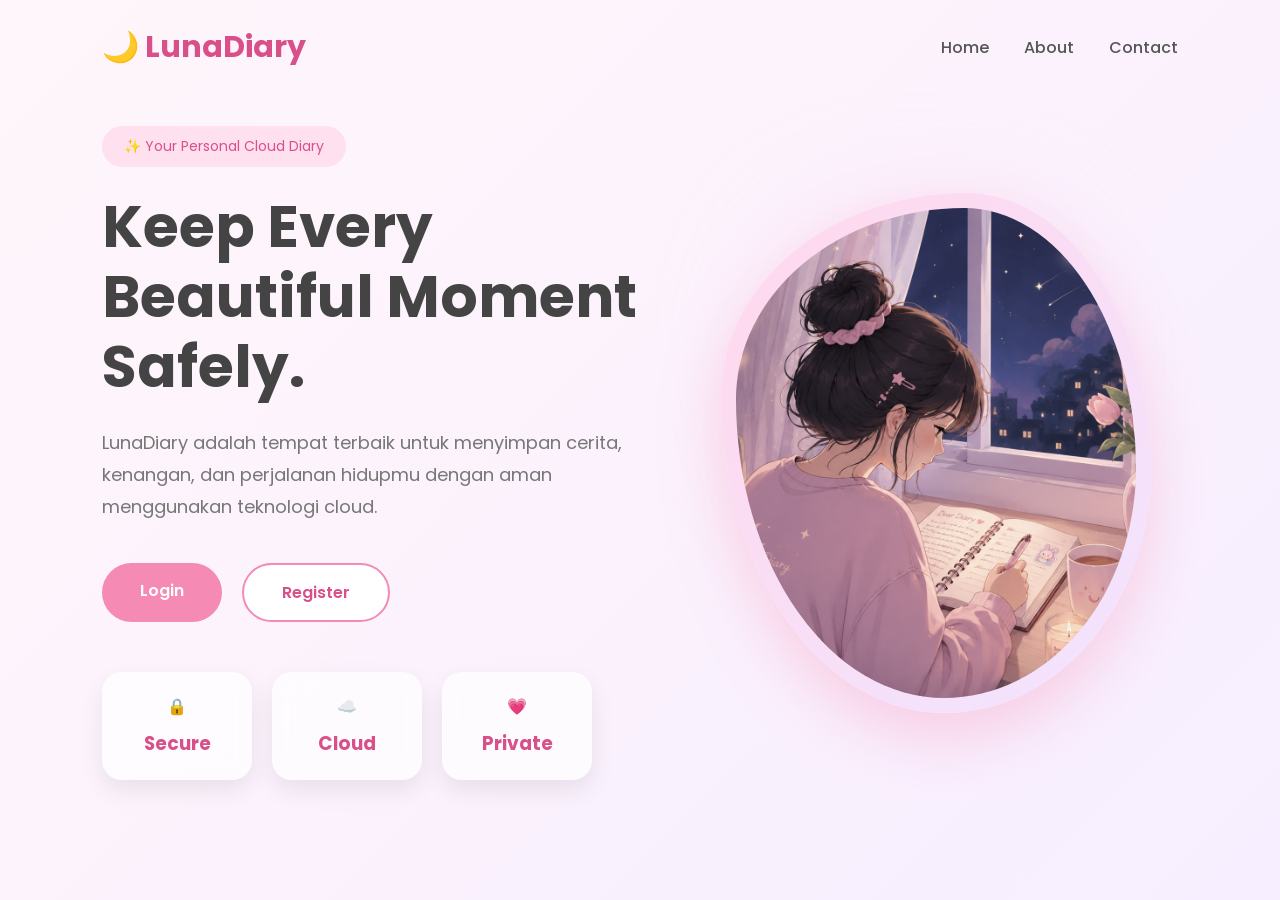
<file: index.html>
<!DOCTYPE html>
<html lang="en">
<head>

    <meta charset="UTF-8">
    <meta name="viewport" content="width=device-width, initial-scale=1.0">

    <title>LunaDiary</title>

    <!-- Google Font -->
    <link rel="preconnect" href="https://fonts.googleapis.com">
    <link rel="preconnect" href="https://fonts.gstatic.com" crossorigin>

    <link href="https://fonts.googleapis.com/css2?family=Poppins:wght@300;400;500;600;700&display=swap" rel="stylesheet">

    <!-- CSS -->
    <link rel="stylesheet" href="css/style.css">

</head>
<body>

    <!-- ================= NAVBAR ================= -->

    <nav>

        <div class="logo">

            🌙 LunaDiary

        </div>

        <ul>

            <li><a href="#">Home</a></li>

            <li><a href="#">About</a></li>

            <li><a href="#">Contact</a></li>

        </ul>

    </nav>

    <!-- ================= HERO ================= -->

    <section class="hero">

        <!-- Left -->

        <div class="hero-text">

            <span class="tag">

                ✨ Your Personal Cloud Diary

            </span>

            <h1>

                Keep Every Beautiful Moment Safely.

            </h1>

            <p>

                LunaDiary adalah tempat terbaik untuk menyimpan
                cerita, kenangan, dan perjalanan hidupmu dengan
                aman menggunakan teknologi cloud.

            </p>

            <div class="buttons">

                <a href="login.html" class="login">

                    Login

                </a>

                <a href="register.html" class="register">

                    Register

                </a>

            </div>

            <div class="feature">

                <div class="card">

                    🔒

                    <h3>Secure</h3>

                    <!-- <p>Aman Dari para pengkepo cerita kamu</p> -->

                </div>

                <div class="card">

                    ☁️

                    <h3>Cloud</h3>

                    <!-- <p>Data diary kamu tersimpan di cloud</p> -->

                </div>

                <div class="card">

                    💗

                    <h3>Private</h3>

                    <!-- <p>Your Story</p> -->

                </div>

            </div>

        </div>

        <!-- Right -->

        <div class="hero-image">

            <div class="blob">

                <img src="assets/image/gambar lunadiary.png" alt="Girl">

            </div>

        </div>

    </section>

</body>
</html>
</file>
<file: css/style.css>
*{
    margin:0;
    padding:0;
    box-sizing:border-box;
    font-family:'Poppins',sans-serif;
}

body{
    background:linear-gradient(135deg,#FFF6FB,#F7EEFF);
    min-height:100vh;
    overflow-x:hidden;
}

/* ==============================
   NAVBAR
============================== */

nav{
    width:100%;
    display:flex;
    justify-content:space-between;
    align-items:center;
    padding:25px 8%;
}

.logo{
    font-size:30px;
    font-weight:700;
    color:#D94F8A;
}

nav ul{
    display:flex;
    list-style:none;
    gap:35px;
}

nav ul li a{
    text-decoration:none;
    color:#555;
    font-weight:500;
    transition:.3s;
}

nav ul li a:hover{
    color:#D94F8A;
}

/* ==============================
   HERO
============================== */

.hero{
    display:flex;
    justify-content:space-between;
    align-items:center;
    padding:30px 8% 80px;
    min-height:85vh;
}

/* ==============================
   TEXT
============================== */

.hero-text{
    width:52%;
}

.tag{

    display:inline-block;

    background:#FFE0EF;

    color:#D94F8A;

    padding:10px 22px;

    border-radius:30px;

    font-size:14px;

    margin-bottom:25px;

}

.hero-text h1{

    font-size:58px;

    color:#444;

    line-height:70px;

    margin-bottom:25px;

}

.hero-text p{

    font-size:18px;

    color:#777;

    line-height:32px;

    margin-bottom:40px;

}

/* ==============================
   BUTTON
============================== */

.buttons{
    display:flex;
    gap:20px;
    margin-bottom:50px;
}

.login{

    background:#F58BB4;

    color:white;

    text-decoration:none;

    padding:15px 38px;

    border-radius:40px;

    font-weight:600;

    transition:.3s;

}

.login:hover{

    transform:translateY(-5px);

    box-shadow:0 12px 30px rgba(245,139,180,.35);

}

.register{

    background:white;

    color:#D94F8A;

    border:2px solid #F58BB4;

    text-decoration:none;

    padding:15px 38px;

    border-radius:40px;

    font-weight:600;

    transition:.3s;

}

.register:hover{

    background:#F58BB4;

    color:white;

}

/* ==============================
   FEATURE CARD
============================== */

.feature{

    display:flex;

    gap:20px;

}

.card{

    background:rgba(255,255,255,.7);

    backdrop-filter:blur(10px);

    padding:22px;

    border-radius:20px;

    width:150px;

    text-align:center;

    box-shadow:0 10px 25px rgba(0,0,0,.08);

    transition:.3s;

}

.card:hover{

    transform:translateY(-8px);

}

.card h3{

    margin-top:10px;

    color:#D94F8A;

}

.card p{

    font-size:14px;

    margin-top:6px;

    color:#777;

}

/* ==============================
   IMAGE
============================== */

.hero-image{

    width:45%;

    display:flex;

    justify-content:center;

}

.blob{

    width:430px;

    height:520px;

    background:linear-gradient(135deg,#FFD8EC,#F2E4FF);

    border-radius:57% 43% 48% 52% / 39% 53% 47% 61%;

    padding:15px;

    box-shadow:0 25px 60px rgba(245,139,180,.35);

    position:relative;

    animation:float 4s ease-in-out infinite;

}

.blob::before{

    content:"";

    position:absolute;

    width:220px;

    height:220px;

    background:#FFD9EB;

    border-radius:50%;

    filter:blur(70px);

    z-index:-1;

    top:60px;

    left:90px;

}

.blob img{

    width:100%;

    height:100%;

    object-fit:cover;

    border-radius:57% 43% 48% 52% / 39% 53% 47% 61%;

}

/* ==============================
   FLOATING
============================== */

@keyframes float{

    0%{
        transform:translateY(0px);
    }

    50%{
        transform:translateY(-18px);
    }

    100%{
        transform:translateY(0px);
    }

}

/* ==============================
   RESPONSIVE
============================== */

@media(max-width:992px){

.hero{

    flex-direction:column-reverse;

    text-align:center;

}

.hero-text{

    width:100%;

}

.hero-image{

    width:100%;

    margin-bottom:50px;

}

.feature{

    justify-content:center;

    flex-wrap:wrap;

}

.buttons{

    justify-content:center;

}

.hero-text h1{

    font-size:42px;

    line-height:55px;

}

.blob{

    width:330px;

    height:400px;

}

nav{

    flex-direction:column;

    gap:20px;

}

}

/* ================= LOGIN ================= */

.login-container{

    display:flex;

    min-height:100vh;

}

/* kiri */

.login-left{

    width:50%;

    display:flex;

    justify-content:center;

    align-items:center;

    background:linear-gradient(135deg,#FFE8F2,#F8ECFF);

}

.login-left img{

    width:70%;

    animation:float 4s ease-in-out infinite;

}

/* kanan */

.login-right{

    width:50%;

    display:flex;

    flex-direction:column;

    justify-content:center;

    padding:70px;

}

.login-right h1{

    color:#D94F8A;

    font-size:42px;

    margin-bottom:10px;

}

.login-right p{

    color:#777;

    margin-bottom:30px;

}

.login-right label{

    display:block;

    margin-bottom:8px;

    color:#555;

    font-weight:500;

}

.login-right input{

    width:100%;

    padding:15px;

    border:2px solid #F7C7DB;

    border-radius:12px;

    margin-bottom:20px;

    font-size:15px;

    outline:none;

}

.login-right input:focus{

    border-color:#F58BB4;

}

.login-right button{

    width:100%;

    padding:16px;

    border:none;

    border-radius:12px;

    background:#F58BB4;

    color:white;

    font-size:17px;

    font-weight:600;

    cursor:pointer;

    transition:.3s;

}

.login-right button:hover{

    background:#E26C9B;

}

.register-link{

    margin-top:25px;

    text-align:center;

}

.register-link a{

    color:#D94F8A;

    text-decoration:none;

    font-weight:600;

}

.back-home{

    margin-top:20px;

    text-align:center;

    color:#777;

    text-decoration:none;

}

/* RESPONSIVE */

@media(max-width:768px){

.login-container{

    flex-direction:column;

}

.login-left{

    width:100%;
    height:300px;

}

.login-right{

    width:100%;
    padding:40px;

}

}

/* ===========================
   DASHBOARD V2
=========================== */

.dashboard-body{

    background:#FFF8FC;
    min-height:100vh;

}

.topbar{

    display:flex;
    justify-content:space-between;
    align-items:center;

    padding:25px 8%;

    background:white;

    box-shadow:0 5px 20px rgba(0,0,0,.05);

}

.topbar h2{

    color:#D94F8A;

}

.profile{

    background:#FFE4EF;

    padding:12px 22px;

    border-radius:30px;

    font-weight:500;

}

/* Welcome */

.welcome{

    margin:40px auto;

    width:85%;

    display:flex;

    justify-content:space-between;

    align-items:center;

}

.welcome h1{

    font-size:45px;

    color:#444;

}

.welcome p{

    margin-top:10px;

    color:#777;

}

.new-btn{

    background:#F58BB4;

    color:white;

    border:none;

    padding:15px 30px;

    border-radius:35px;

    font-size:16px;

    cursor:pointer;

    transition:.3s;

}

.new-btn:hover{

    transform:translateY(-5px);

    box-shadow:0 12px 30px rgba(245,139,180,.35);

}

/* Form */

.write-box{

    width:85%;

    margin:auto;

    background:white;

    padding:35px;

    border-radius:25px;

    box-shadow:0 15px 40px rgba(0,0,0,.06);

}

.write-box h2{

    color:#D94F8A;

    margin-bottom:20px;

}

.write-box input{

    width:100%;

    padding:15px;

    border:2px solid #F8C8DC;

    border-radius:15px;

    margin-bottom:20px;

    outline:none;

}

.write-box textarea{

    width:100%;

    height:180px;

    padding:15px;

    border:2px solid #F8C8DC;

    border-radius:15px;

    resize:none;

    outline:none;

    margin-bottom:20px;

}

.write-box button{

    background:#F58BB4;

    color:white;

    border:none;

    padding:15px 35px;

    border-radius:35px;

    cursor:pointer;

    font-size:16px;

}

/* Entries */

.entries{

    width:85%;

    margin:50px auto;

}

.entries h2{

    color:#D94F8A;

    margin-bottom:25px;

}

.card-container{

    display:grid;

    grid-template-columns:repeat(auto-fit,minmax(280px,1fr));

    gap:25px;

}

.entry-card{

    background:white;

    padding:25px;

    border-radius:22px;

    box-shadow:0 12px 25px rgba(0,0,0,.06);

    transition:.3s;

}

.entry-card:hover{

    transform:translateY(-8px);

}

.entry-card h3{

    color:#D94F8A;

    margin-bottom:12px;

}

.entry-card p{

    color:#666;

    line-height:28px;

    margin-bottom:20px;

}

.entry-card span{

    color:#999;

    font-size:14px;

}

/* Responsive */

@media(max-width:768px){

.topbar{

    flex-direction:column;

    gap:20px;

}

.welcome{

    flex-direction:column;

    text-align:center;

    gap:20px;

}

}

.dashboard-container{
    width:90%;
    max-width:1000px;
    margin:auto;
    padding:40px;
}

.dashboard-header{
    display:flex;
    justify-content:space-between;
    align-items:center;
    margin-bottom:30px;
}

.diary-card{

    background:#fff;

    padding:25px;

    border-radius:20px;

    box-shadow:0 10px 25px rgba(0,0,0,.08);

    margin-bottom:30px;

}

.diary-card input,
.diary-card textarea{

    width:100%;

    padding:15px;

    margin:10px 0;

    border-radius:12px;

    border:1px solid #ddd;

}

.diary-card textarea{

    height:180px;

    resize:none;

}

.diary-item{

    background:white;

    padding:20px;

    margin-top:15px;

    border-radius:18px;

    box-shadow:0 8px 20px rgba(0,0,0,.08);

}
</file>
